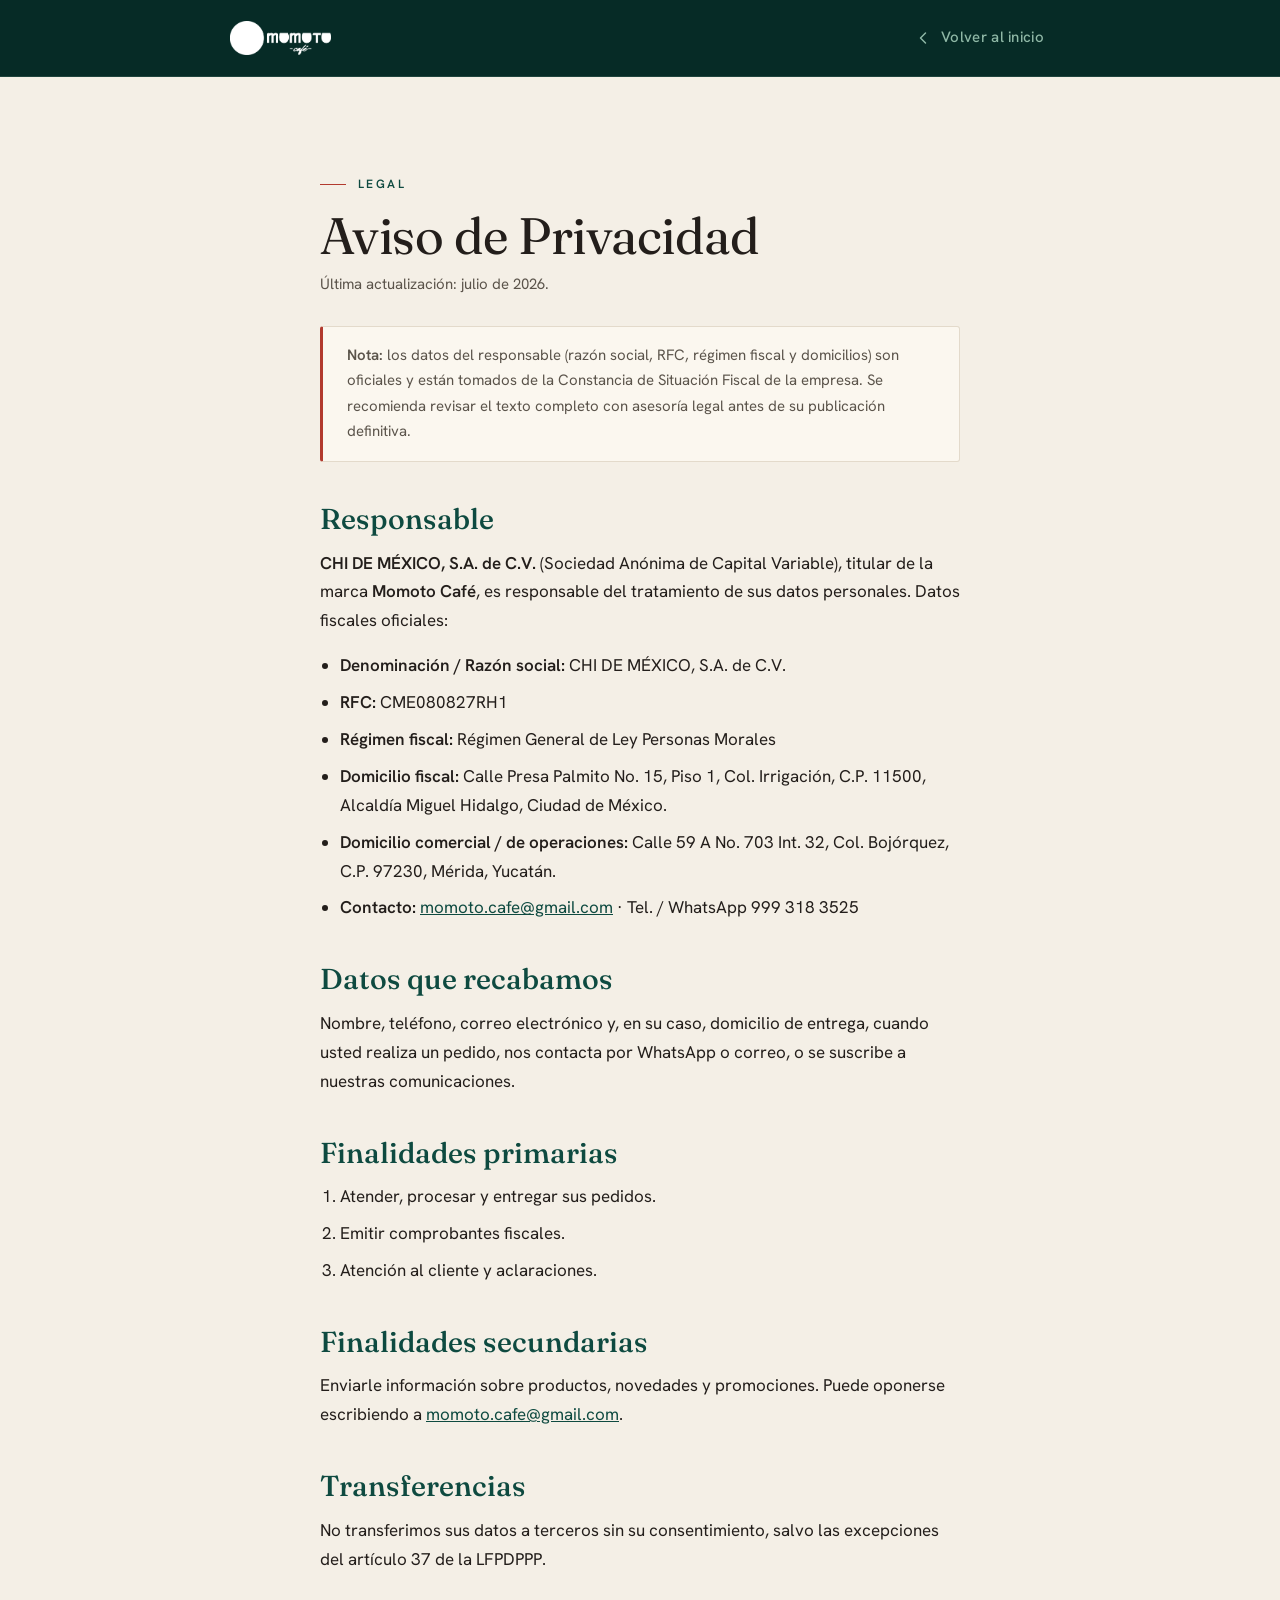
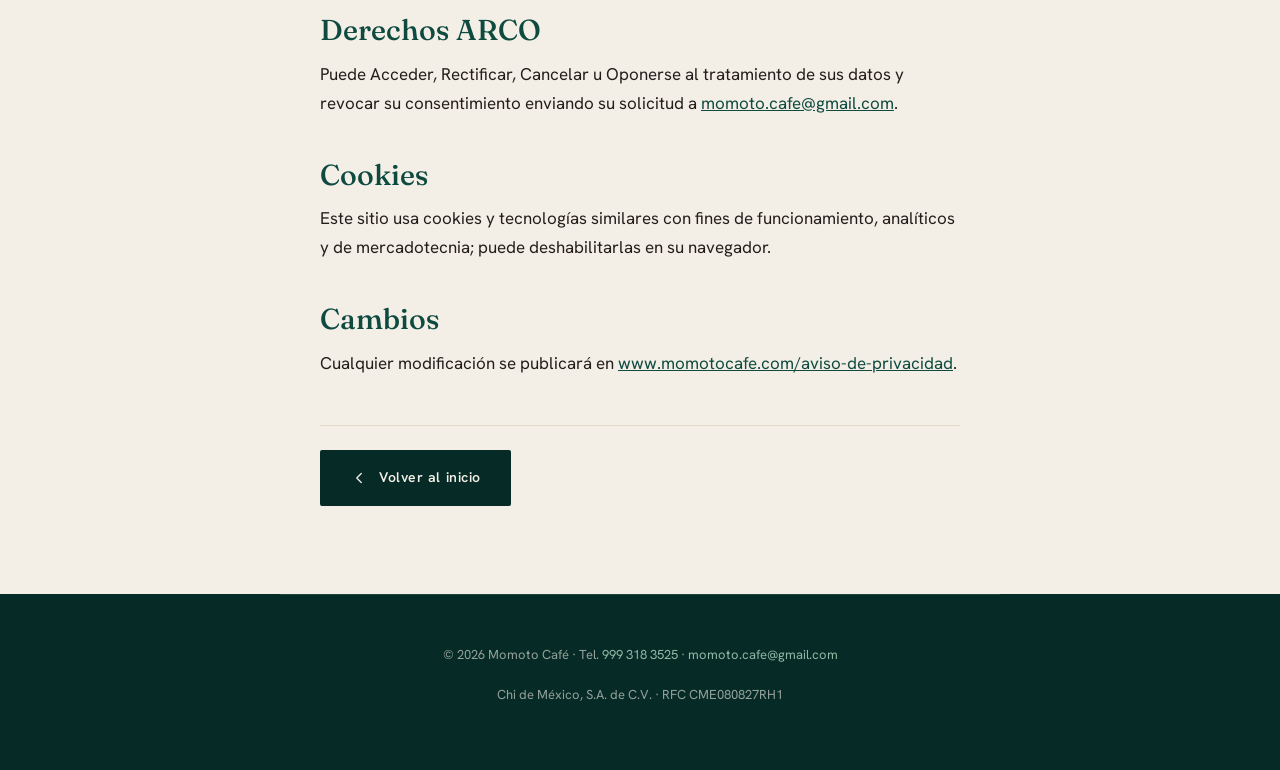
<file: aviso-de-privacidad.html>
<!DOCTYPE html>
<!-- PLANTILLA — revisar con asesoría legal antes de publicar -->
<html lang="es-MX">
<head>
<meta charset="UTF-8">
<meta name="viewport" content="width=device-width, initial-scale=1.0, viewport-fit=cover">
<title>Aviso de Privacidad · Momoto Café</title>
<meta name="description" content="Aviso de Privacidad de Momoto Café (Chi de México, S.A. de C.V.). Cómo recabamos, usamos y protegemos tus datos personales, y cómo ejercer tus derechos ARCO.">
<meta name="theme-color" content="#062B26">
<meta name="robots" content="index, follow">
<link rel="icon" type="image/png" href="assets/favicon.png">
<link rel="canonical" href="https://www.momotocafe.com/aviso-de-privacidad">

<link rel="preconnect" href="https://fonts.googleapis.com">
<link rel="preconnect" href="https://fonts.gstatic.com" crossorigin>
<link href="https://fonts.googleapis.com/css2?family=Fraunces:ital,opsz,wght@0,9..144,400;0,9..144,500;0,9..144,600&family=Hanken+Grotesk:wght@400;500;600&display=swap" rel="stylesheet">

<style>
/* Subconjunto de lectura del sistema «A la sombra» */
:root{
  --verde-sombra:#062B26; --verde-selva:#0E4A40; --papel:#F4EFE6; --tinta:#231E1B;
  --salvia:#8FB8A6; --cereza:#B23A2E; --arena:#E3DACB; --gris-cacao:#5B544B;
  --papel-60:rgba(244,239,230,.60); --salvia-linea:rgba(143,184,166,.18);
  --display:"Fraunces",Georgia,"Times New Roman",serif;
  --ui:"Hanken Grotesk",system-ui,-apple-system,"Segoe UI",Roboto,sans-serif;
  --ease:cubic-bezier(.16,1,.3,1);
}
*,*::before,*::after{box-sizing:border-box;margin:0}
html{-webkit-text-size-adjust:100%}
body{font-family:var(--ui);font-size:1.0625rem;line-height:1.7;color:var(--tinta);
  background:var(--papel);-webkit-font-smoothing:antialiased;text-rendering:optimizeLegibility}
img{display:block;max-width:100%;height:auto}
a{color:var(--verde-selva)}
a:hover{text-decoration:underline}
:focus:not(:focus-visible){outline:none}
:focus-visible{outline:3px solid var(--verde-sombra);outline-offset:2px;border-radius:2px}
.on-dark :focus-visible,.site-footer :focus-visible{outline-color:var(--salvia)}

.skip-link{position:absolute;left:16px;top:-64px;z-index:20;background:var(--salvia);
  color:var(--verde-sombra);padding:12px 18px;border-radius:2px;font-weight:600;text-decoration:none;
  transition:top .2s var(--ease)}
.skip-link:focus{top:12px}

/* Header simplificado (Verde Sombra) */
.site-header{background:var(--verde-sombra);color:var(--papel);border-bottom:1px solid var(--salvia-linea)}
.header-inner{max-width:900px;margin-inline:auto;padding:16px clamp(20px,5vw,40px);
  display:flex;align-items:center;justify-content:space-between;gap:16px}
.brand{display:inline-flex;align-items:center}
.brand img{height:34px;width:auto}
.back-link{display:inline-flex;align-items:center;gap:8px;color:var(--salvia);text-decoration:none;
  font-weight:500;font-size:.9375rem;letter-spacing:.02em;min-height:44px;padding:8px 6px}
.back-link:hover{color:var(--papel);text-decoration:none}
.back-link svg{width:20px;height:20px;fill:none;stroke:currentColor;stroke-width:1.75;stroke-linecap:round;stroke-linejoin:round}

/* Contenido de lectura */
main{max-width:720px;margin-inline:auto;padding:clamp(48px,8vw,88px) clamp(20px,5vw,40px)}
.doc-eyebrow{font-family:var(--ui);font-weight:600;font-size:.75rem;letter-spacing:.2em;
  text-transform:uppercase;color:var(--verde-selva);display:inline-flex;align-items:center;gap:12px;margin-bottom:14px}
.doc-eyebrow::before{content:"";width:26px;height:1px;background:var(--cereza)}
h1{font-family:var(--display);font-weight:400;line-height:1.05;letter-spacing:-.01em;
  font-size:clamp(2.2rem,6vw,3.2rem);margin-bottom:10px}
.doc-updated{color:var(--gris-cacao);font-size:.9375rem;margin-bottom:28px}
.doc-plantilla{display:block;margin-bottom:32px;padding:16px 24px;background:#FBF7EF;
  border:1px solid var(--arena);border-left:3px solid var(--cereza);border-radius:3px;
  font-size:.9375rem;color:var(--gris-cacao)}
h2{font-family:var(--display);font-weight:500;line-height:1.2;
  font-size:clamp(1.4rem,3vw,1.8rem);margin:40px 0 12px;color:var(--verde-selva)}
p{margin-bottom:16px}
ol,ul{margin:0 0 16px 1.25rem;padding:0}
li{margin-bottom:8px}
strong{font-weight:600}
.doc-cta{margin-top:48px;padding-top:24px;border-top:1px solid var(--arena)}
.btn{display:inline-flex;align-items:center;justify-content:center;gap:11px;min-height:48px;
  padding:16px 30px;border-radius:2px;font-family:var(--ui);font-weight:600;font-size:.875rem;
  letter-spacing:.04em;text-decoration:none;background:var(--verde-sombra);color:var(--papel);
  transition:transform .5s var(--ease),background .4s var(--ease)}
.btn:hover{background:var(--verde-selva);color:var(--papel);transform:translateY(-2px);text-decoration:none}
.btn svg{width:18px;height:18px;fill:none;stroke:currentColor;stroke-width:1.75;stroke-linecap:round;stroke-linejoin:round}

/* Footer (idéntico al del sitio) */
.site-footer{background:var(--verde-sombra);color:var(--papel-60)}
.footer-inner{max-width:720px;margin-inline:auto;padding:clamp(32px,5vw,48px) clamp(20px,5vw,40px);
  text-align:center;font-size:.8125rem;line-height:1.8;border-top:1px solid var(--salvia-linea)}
.site-footer a{color:var(--salvia);text-decoration:none}
.site-footer a:hover{text-decoration:underline}
.footer-legal{margin-top:6px}

@media(prefers-reduced-motion:reduce){*{transition:none!important}}
</style>
</head>
<body>

<a class="skip-link" href="#contenido">Saltar al contenido</a>

<header class="site-header">
  <div class="header-inner on-dark">
    <a class="brand" href="index.html" aria-label="Momoto Café — inicio">
      <img src="assets/logo-white.png" alt="Momoto Café" width="101" height="34">
    </a>
    <a class="back-link" href="index.html">
      <svg viewBox="0 0 24 24" aria-hidden="true"><path d="M15 6l-6 6 6 6"/></svg>
      Volver al inicio
    </a>
  </div>
</header>

<main id="contenido">
  <p class="doc-eyebrow">Legal</p>
  <h1>Aviso de Privacidad</h1>
  <p class="doc-updated">Última actualización: julio de 2026.</p>

  <p class="doc-plantilla"><strong>Nota:</strong> los datos del responsable (razón social, RFC, régimen fiscal y domicilios) son oficiales y están tomados de la Constancia de Situación Fiscal de la empresa. Se recomienda revisar el texto completo con asesoría legal antes de su publicación definitiva.</p>

  <h2>Responsable</h2>
  <p><strong>CHI DE MÉXICO, S.A. de C.V.</strong> (Sociedad Anónima de Capital Variable), titular de la marca <strong>Momoto Café</strong>, es responsable del tratamiento de sus datos personales. Datos fiscales oficiales:</p>
  <ul>
    <li><strong>Denominación / Razón social:</strong> CHI DE MÉXICO, S.A. de C.V.</li>
    <li><strong>RFC:</strong> CME080827RH1</li>
    <li><strong>Régimen fiscal:</strong> Régimen General de Ley Personas Morales</li>
    <li><strong>Domicilio fiscal:</strong> Calle Presa Palmito No. 15, Piso 1, Col. Irrigación, C.P. 11500, Alcaldía Miguel Hidalgo, Ciudad de México.</li>
    <li><strong>Domicilio comercial / de operaciones:</strong> Calle 59 A No. 703 Int. 32, Col. Bojórquez, C.P. 97230, Mérida, Yucatán.</li>
    <li><strong>Contacto:</strong> <a href="mailto:momoto.cafe@gmail.com">momoto.cafe@gmail.com</a> · Tel. / WhatsApp 999 318 3525</li>
  </ul>

  <h2>Datos que recabamos</h2>
  <p>Nombre, teléfono, correo electrónico y, en su caso, domicilio de entrega, cuando usted realiza un pedido, nos contacta por WhatsApp o correo, o se suscribe a nuestras comunicaciones.</p>

  <h2>Finalidades primarias</h2>
  <ol>
    <li>Atender, procesar y entregar sus pedidos.</li>
    <li>Emitir comprobantes fiscales.</li>
    <li>Atención al cliente y aclaraciones.</li>
  </ol>

  <h2>Finalidades secundarias</h2>
  <p>Enviarle información sobre productos, novedades y promociones. Puede oponerse escribiendo a <a href="mailto:momoto.cafe@gmail.com">momoto.cafe@gmail.com</a>.</p>

  <h2>Transferencias</h2>
  <p>No transferimos sus datos a terceros sin su consentimiento, salvo las excepciones del artículo 37 de la LFPDPPP.</p>

  <h2>Derechos ARCO</h2>
  <p>Puede Acceder, Rectificar, Cancelar u Oponerse al tratamiento de sus datos y revocar su consentimiento enviando su solicitud a <a href="mailto:momoto.cafe@gmail.com">momoto.cafe@gmail.com</a>.</p>

  <h2>Cookies</h2>
  <p>Este sitio usa cookies y tecnologías similares con fines de funcionamiento, analíticos y de mercadotecnia; puede deshabilitarlas en su navegador.</p>

  <h2>Cambios</h2>
  <p>Cualquier modificación se publicará en <a href="https://www.momotocafe.com/aviso-de-privacidad">www.momotocafe.com/aviso-de-privacidad</a>.</p>

  <div class="doc-cta">
    <a class="btn" href="index.html">
      <svg viewBox="0 0 24 24" aria-hidden="true"><path d="M15 6l-6 6 6 6"/></svg>
      Volver al inicio
    </a>
  </div>
</main>

<footer class="site-footer">
  <div class="footer-inner">
    <p>© <span id="year">2026</span> Momoto Café · Tel. <a href="tel:+529993183525">999 318 3525</a> · <a href="mailto:momoto.cafe@gmail.com">momoto.cafe@gmail.com</a></p>
    <p class="footer-legal">Chi de México, S.A. de C.V. · RFC CME080827RH1</p>
  </div>
</footer>

<script>document.getElementById("year").textContent = new Date().getFullYear();</script>
</body>
</html>
</file>
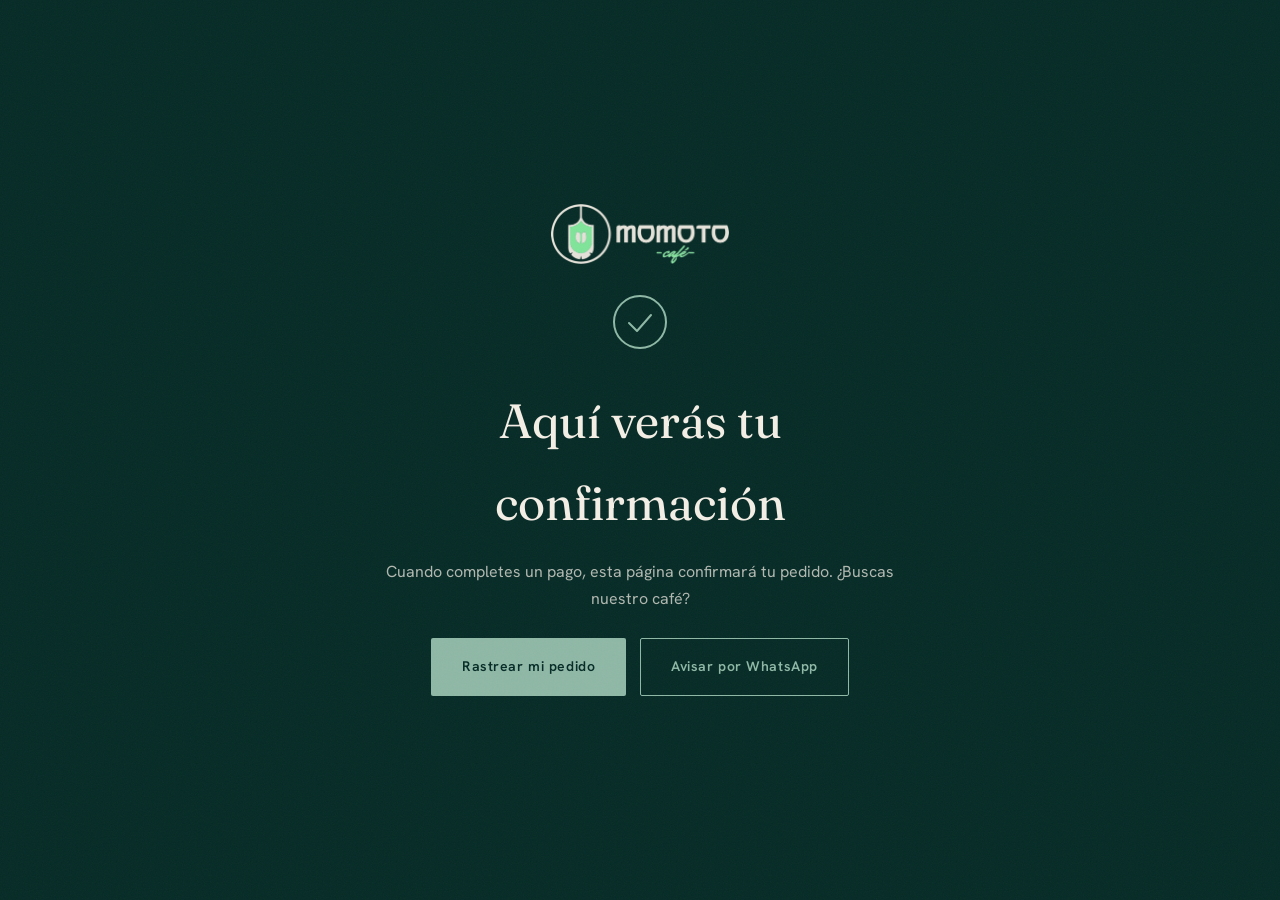
<file: gracias.html>
<!DOCTYPE html>
<html lang="es-MX">
<head>
<meta charset="UTF-8">
<meta name="viewport" content="width=device-width, initial-scale=1.0">
<title>¡Gracias por tu pedido! | Momoto Café</title>
<meta name="description" content="Tu pago fue recibido. Tostamos tu café bajo pedido y te avisamos por WhatsApp con tu número de guía en cuanto salga.">
<meta name="robots" content="noindex, nofollow">
<meta name="theme-color" content="#062B26">
<link rel="icon" type="image/png" href="assets/favicon.png">
<link rel="preconnect" href="https://fonts.googleapis.com">
<link rel="preconnect" href="https://fonts.gstatic.com" crossorigin>
<link href="https://fonts.googleapis.com/css2?family=Fraunces:ital,opsz,wght@0,9..144,300;0,9..144,400;0,9..144,500;0,9..144,600;1,9..144,300;1,9..144,400&family=Hanken+Grotesk:wght@400;500;600;700&display=swap" rel="stylesheet">
<link rel="stylesheet" href="styles.css">
<!-- Analytics (mismo setup que el sitio: Consent Mode v2, denegado por defecto) -->
<script>
  window.dataLayer = window.dataLayer || [];
  function gtag(){dataLayer.push(arguments);}
  gtag('consent','default',{ad_storage:'denied',ad_user_data:'denied',ad_personalization:'denied',analytics_storage:'denied',wait_for_update:500});
</script>
<script async src="https://www.googletagmanager.com/gtag/js?id=G-B34JLPW88G"></script>
<script>
  gtag('js', new Date());
  gtag('config','G-B34JLPW88G',{anonymize_ip:true});
  gtag('config','AW-18317016595');
  try{
    var _c=JSON.parse(localStorage.getItem('momoto_cookie_consent_v1')||'null');
    window.__momotoConsent = !!(_c && _c.accepted && (!_c.expiry || new Date(_c.expiry)>new Date()));
    if(window.__momotoConsent) gtag('consent','update',{ad_storage:'granted',ad_user_data:'granted',ad_personalization:'granted',analytics_storage:'granted'});
  }catch(e){ window.__momotoConsent=false; }
</script>
<script>
  !function(f,b,e,v,n,t,s){if(f.fbq)return;n=f.fbq=function(){n.callMethod?
  n.callMethod.apply(n,arguments):n.queue.push(arguments)};if(!f._fbq)f._fbq=n;
  n.push=n;n.loaded=!0;n.version='2.0';n.queue=[];t=b.createElement(e);t.async=!0;
  t.src=v;s=b.getElementsByTagName(e)[0];s.parentNode.insertBefore(t,s)}
  (window,document,'script','https://connect.facebook.net/en_US/fbevents.js');
  fbq('consent', window.__momotoConsent ? 'grant' : 'revoke');
  fbq('init','3606104369544075');
  fbq('track','PageView');
</script>
</head>
<body>
<main class="gracias-hero">
  <div class="gracias-card">
    <img src="assets/logo-header.png" alt="Momoto Café" width="178" height="60" style="display:block;margin:0 auto 26px">
    <svg class="fauna-ok" viewBox="0 0 64 64" fill="none" stroke="currentColor" stroke-width="2" stroke-linecap="round" stroke-linejoin="round" aria-hidden="true">
      <circle cx="32" cy="32" r="26"/><path d="M21 33l8 8 14-16"/>
    </svg>
    <h1>¡Gracias por tu pedido!</h1>
    <p>Tu pago fue recibido con éxito. Tostamos tu café <strong style="color:#F4EFE6">bajo pedido</strong> y en cuanto salga tu paquete te compartimos por WhatsApp tu <strong style="color:#F4EFE6">número de guía y la paquetería</strong> para que lo rastrees en nuestra página.</p>
    <a class="btn btn--onDark" href="/#rastreo">Rastrear mi pedido</a>
    <a class="btn btn--ghost on-dark" href="https://wa.me/5219993183525?text=Hola%20Momoto%2C%20acabo%20de%20pagar%20mi%20pedido" target="_blank" rel="noopener">Avisar por WhatsApp</a>
  </div>
</main>
<!-- Confirma el pago (evita declarar "pago recibido" a visitantes directos) y vacía el carrito -->
<script>
(function(){
  try{
    var q=new URLSearchParams(location.search);
    var sid=q.get('session_id');
    var proof = !!sid || q.get('pp')==='ok' || q.get('sub')==='ok';
    var card=document.querySelector('.gracias-card');
    function neutral(){
      if(!card) return;
      var h=card.querySelector('h1'), p=card.querySelector('p');
      if(h) h.textContent='Aquí verás tu confirmación';
      if(p) p.innerHTML='Cuando completes un pago, esta página confirmará tu pedido. ¿Buscas nuestro café?';
    }
    if(!proof){ neutral(); return; }
    localStorage.removeItem('momoto_carrito_v1'); // pago confirmado: vaciar carrito
    if(q.get('sub')==='ok' && card){
      var hs=card.querySelector('h1'); if(hs) hs.textContent='¡Bienvenido a tu suscripción!';
      if(sid){
        var mng=document.createElement('a');
        mng.className='btn btn--onDark';
        mng.href='/api/customer-portal?session_id='+encodeURIComponent(sid);
        mng.textContent='Gestiona o cancela tu suscripción';
        var firstBtn=card.querySelector('.btn');
        if(firstBtn) firstBtn.parentNode.insertBefore(mng, firstBtn);
      }
    }
    if(sid){
      fetch('/api/verify-session?session_id='+encodeURIComponent(sid))
        .then(function(r){return r.json();})
        .then(function(d){
          if(d && d.paid===false){ neutral(); return; }
          if(d && d.paid && window.__momotoConsent){
            var cur=(d.currency||'mxn').toUpperCase();
            var val=(d.amount!=null)? d.amount/100 : undefined;
            try{ gtag('event','purchase',{transaction_id:sid,value:val,currency:cur}); }catch(_){}
            try{ if(typeof fbq==='function') fbq('track','Purchase',{value:val,currency:cur}); }catch(_){}
            /* Google Ads: reemplaza PURCHASE_LABEL por la etiqueta de tu conversión de COMPRA (AW-18317016595/xxxx) */
            try{ gtag('event','conversion',{send_to:'AW-18317016595/PURCHASE_LABEL',value:val,currency:cur,transaction_id:sid}); }catch(_){}
          }
        })
        .catch(function(){});
    }
  }catch(e){}
})();
</script>
</body>
</html>
</file>
<file: styles.css>
/* ============================================================
   MOMOTO CAFÉ · «A la sombra»
   Hoja de estilos del sitio estático (GitHub + Netlify)
   Base visual = preview.html aprobado · Spec = _equipo/02-diseno-uiux.md
   Mobile-first · Accesibilidad WCAG 2.1 AA · Español de México
   ============================================================ */

/* ------------------------------------------------------------
   1. TOKENS DE DISEÑO
   ------------------------------------------------------------ */
:root{
  /* ---- Color: núcleo ---- */
  --verde-sombra:#062B26;   /* fondo oscuro principal, CTA sólido sobre papel */
  --verde-selva:#0E4A40;    /* superficie 2ª en oscuro · "tinta verde" AA sobre papel */
  --papel:#F4EFE6;          /* fondo claro principal */
  --tinta:#231E1B;          /* texto principal sobre papel */
  --salvia:#8FB8A6;         /* acento frío: labels/CTA sobre oscuro, filetes, fauna */
  --cereza:#B23A2E;         /* acento cálido escaso 1–2 %: filete, punto activo, énfasis */
  --arena:#E3DACB;          /* filetes/divisores 1px sobre papel */
  --gris-cacao:#5B544B;     /* texto secundario/leyendas sobre papel (AA 6.5:1) */

  /* ---- Color: derivados de opacidad (sobre oscuro) ---- */
  --papel-72:rgba(244,239,230,.72);     /* texto secundario sobre oscuro */
  --papel-60:rgba(244,239,230,.60);     /* leyendas/subtítulos sobre oscuro */
  --papel-78:rgba(244,239,230,.78);     /* lead del hero */
  --salvia-linea:rgba(143,184,166,.18); /* filetes/hairlines sobre oscuro */
  --salvia-borde:rgba(143,184,166,.30); /* marco interior de duotono */
  --salvia-10:rgba(143,184,166,.10);    /* hover ghost sobre oscuro */

  /* ---- Tipografía ---- */
  --display:"Fraunces",Georgia,"Times New Roman",serif;
  --ui:"Hanken Grotesk",system-ui,-apple-system,"Segoe UI",Roboto,sans-serif;

  /* ---- Espaciado base-8 ---- */
  --sp-1:4px; --sp-2:8px; --sp-3:12px; --sp-4:16px; --sp-5:24px;
  --sp-6:32px; --sp-7:48px; --sp-8:64px; --sp-9:96px; --sp-10:128px; --sp-11:160px;

  /* ---- Radios ---- */
  --r-xs:2px;   /* botones, segmentos, chips cuadrados */
  --r-sm:3px;   /* contenedores pequeños */
  --r-pill:999px; /* solo taste/cred pills, dots y FAB */

  /* ---- Sombra (una sola, tenue, muy moderada) ---- */
  --shadow-soft:0 18px 48px rgba(6,43,38,.10);

  /* ---- Filetes / hairlines ---- */
  --hair:1px solid var(--arena);
  --hair-dark:1px solid var(--salvia-linea);

  /* ---- Motion ---- */
  --ease:cubic-bezier(.16,1,.3,1);
  --dur-1:.4s; --dur-2:.6s; --dur-3:.82s; --dur-kb:40s;

  /* ---- Layout ---- */
  --wrap:1240px;
  --measure:64ch;
  --header-h:72px;
  --wa-bar-h:56px;
}

/* ------------------------------------------------------------
   2. RESET / BASE (heredado del preview)
   ------------------------------------------------------------ */
*,*::before,*::after{box-sizing:border-box;margin:0}
html{-webkit-text-size-adjust:100%;scroll-behavior:smooth}
body{
  font-family:var(--ui);
  background:var(--papel);
  color:var(--tinta);
  line-height:1.7;
  -webkit-font-smoothing:antialiased;
  text-rendering:optimizeLegibility;
  overflow-x:hidden;
  /* reserva para la barra WhatsApp inferior en móvil */
  padding-bottom:calc(var(--wa-bar-h) + env(safe-area-inset-bottom,0px));
}
img{display:block;max-width:100%;height:auto}
a{color:inherit;text-decoration:none}
button{font:inherit;color:inherit}
ul,ol{list-style:none;padding:0}

/* grano de archivo, sutil (global) */
body::after{
  content:"";position:fixed;inset:0;pointer-events:none;z-index:60;opacity:.045;
  background-image:url("data:image/svg+xml;utf8,<svg xmlns='http://www.w3.org/2000/svg' width='140' height='140'><filter id='n'><feTurbulence type='fractalNoise' baseFrequency='0.85' numOctaves='2' stitchTiles='stitch'/></filter><rect width='100%25' height='100%25' filter='url(%23n)'/></svg>");
}

/* Utilidades */
.wrap{max-width:var(--wrap);margin-inline:auto;padding-inline:clamp(22px,5vw,64px)}
.wrap--narrow{max-width:720px}
.visually-hidden{
  position:absolute!important;width:1px;height:1px;padding:0;margin:-1px;
  overflow:hidden;clip:rect(0 0 0 0);white-space:nowrap;border:0;
}

/* Skip link */
.skip-link{
  position:absolute;left:16px;top:-64px;z-index:200;
  background:var(--salvia);color:var(--verde-sombra);
  padding:12px 18px;border-radius:var(--r-xs);font-weight:600;
  transition:top .2s var(--ease);
}
.skip-link:focus{top:12px}

/* Foco visible (AA) — sobre papel */
:focus-visible{outline:3px solid var(--verde-sombra);outline-offset:2px;border-radius:2px}
:focus:not(:focus-visible){outline:none}
/* sobre superficies oscuras: outline Salvia */
.dark :focus-visible,.hero :focus-visible,.site-header.is-solid :focus-visible,
.site-header:not(.is-solid) :focus-visible,.mobile-nav :focus-visible,
.wa-bar:focus-visible,.wa-fab:focus-visible{outline-color:var(--salvia)}

/* ------------------------------------------------------------
   3. TIPOGRAFÍA COMPARTIDA
   ------------------------------------------------------------ */
.eyebrow{
  font-family:var(--ui);font-weight:600;font-size:.75rem;letter-spacing:.2em;
  text-transform:uppercase;display:inline-flex;align-items:center;gap:12px;color:var(--verde-selva);
}
.eyebrow::before{content:"";width:26px;height:1px;background:var(--cereza);flex:none}
.eyebrow--noline::before{display:none}

/* ------------------------------------------------------------
   4. CONTENEDORES / CAPÍTULOS
   ------------------------------------------------------------ */
.chapter{padding-block:clamp(96px,15vw,190px)}
.chapter--tight{padding-block:clamp(64px,9vw,120px)}
.dark{background:var(--verde-sombra);color:var(--papel)}
.dark .eyebrow{color:var(--salvia)}
.dark .eyebrow::before{background:var(--salvia)}

section[id]{scroll-margin-top:calc(var(--header-h) + 16px)}

.section-head{max-width:640px;margin-bottom:clamp(48px,7vw,84px)}
.section-head h2{
  font-family:var(--display);font-weight:400;font-size:clamp(2.2rem,4.5vw,3.5rem);
  line-height:1.08;letter-spacing:-.01em;margin-top:18px;text-wrap:balance;
}
.section-head p{color:var(--gris-cacao);margin-top:16px;max-width:56ch}
.dark .section-head h2{color:var(--papel)}
.dark .section-head p{color:var(--papel-60)}

/* ------------------------------------------------------------
   5. BOTONES
   ------------------------------------------------------------ */
.btn{
  display:inline-flex;align-items:center;justify-content:center;gap:11px;
  font-family:var(--ui);font-weight:600;font-size:.875rem;letter-spacing:.04em;
  padding:16px 30px;border-radius:var(--r-xs);min-height:48px;cursor:pointer;
  border:1px solid transparent;text-align:center;
  transition:transform var(--dur-2) var(--ease),background var(--dur-1) var(--ease),
             color var(--dur-1) var(--ease),border-color var(--dur-1) var(--ease);
}
.btn svg{width:18px;height:18px;flex:none}
.btn--block{width:100%}

.btn--solid{background:var(--verde-sombra);color:var(--papel)}
.btn--solid:hover{background:var(--verde-selva);transform:translateY(-2px)}
.btn--solid:active{transform:translateY(0)}

.btn--onDark{background:var(--salvia);color:var(--verde-sombra)}
.btn--onDark:hover{background:var(--papel);transform:translateY(-2px)}
.btn--onDark:active{transform:translateY(0)}

.btn--ghost{background:transparent;color:var(--verde-selva);border-color:#8f8674}   /* borde ≥3:1 sobre papel (WCAG 1.4.11) */
.btn--ghost:hover{border-color:var(--verde-selva)}
.btn--ghost.on-dark{color:var(--salvia);border-color:var(--salvia)}   /* borde ≥3:1 sobre oscuro (WCAG 1.4.11) */
.btn--ghost.on-dark:hover{border-color:var(--salvia);background:var(--salvia-10)}
/* Botón de suscripción mensual (acento cereza, secundario) */
.btn--sub{background:transparent;color:var(--cereza);border-color:var(--cereza);font-weight:600;min-height:44px}
.btn--sub:hover{background:var(--cereza);color:var(--papel);border-color:var(--cereza)}
/* Botón PayPal (colores de marca) */
.btn--paypal{background:#ffc439;color:#003087;border-color:#ffc439;font-weight:700}
.btn--paypal:hover{background:#f0b72f;border-color:#f0b72f;transform:translateY(-2px)}
.btn--paypal:active{transform:translateY(0)}

/* ------------------------------------------------------------
   6. HEADER + NAV (scroll-spy)
   ------------------------------------------------------------ */
.site-header{
  position:fixed;top:0;left:0;right:0;z-index:20;
  display:flex;align-items:center;justify-content:space-between;
  padding:clamp(18px,3vw,30px) clamp(22px,5vw,64px);
  background:transparent;border-bottom:1px solid transparent;
  transition:background .3s var(--ease),padding .3s var(--ease),border-color .3s var(--ease);
}
.site-header .brand{display:inline-flex;align-items:center}
.site-header .brand img{height:36px;width:auto}
.site-header.is-solid{
  background:rgba(6,43,38,.92);
  -webkit-backdrop-filter:blur(8px);backdrop-filter:blur(8px);
  padding-block:14px;border-bottom-color:var(--salvia-linea);
}

.nav-links{display:none;gap:clamp(20px,3vw,40px)}
.nav-links a{
  position:relative;font-size:.8125rem;letter-spacing:.14em;text-transform:uppercase;
  color:var(--papel-72);padding:6px 2px;transition:color .3s var(--ease);
}
.nav-links a::after{
  content:"";position:absolute;left:0;right:100%;bottom:-2px;height:1.5px;
  background:var(--cereza);transition:right .32s var(--ease);
}
.nav-links a:hover{color:var(--salvia)}
.nav-links a.is-active{color:var(--salvia)}
.nav-links a.is-active::after{right:0}

/* Hamburguesa */
.nav-toggle{
  display:inline-flex;flex-direction:column;justify-content:center;gap:5px;
  width:44px;height:44px;padding:10px;background:transparent;border:0;cursor:pointer;
}
.nav-toggle span{
  display:block;height:1.5px;width:100%;background:var(--papel);
  transition:transform .3s var(--ease),opacity .3s var(--ease);
}

@media(min-width:720px){
  .nav-links{display:flex}
  .nav-toggle{display:none}
}

/* ------------------------------------------------------------
   7. MENÚ MÓVIL (overlay)
   ------------------------------------------------------------ */
.mobile-nav{
  position:fixed;inset:0;z-index:100;display:flex;flex-direction:column;
  padding:calc(var(--header-h) + 24px) clamp(24px,7vw,48px) 32px;
  background:var(--verde-sombra);color:var(--papel);
  transform:translateX(100%);transition:transform .4s var(--ease),visibility .4s;
  visibility:hidden;overflow-y:auto;
}
.mobile-nav.is-open{transform:none;visibility:visible}
.mobile-nav__close{
  position:absolute;top:18px;right:clamp(16px,5vw,40px);
  width:44px;height:44px;display:inline-flex;align-items:center;justify-content:center;
  background:transparent;border:0;cursor:pointer;color:var(--papel);
}
.mobile-nav__close svg{width:24px;height:24px}
.mobile-nav__links{display:flex;flex-direction:column;margin-bottom:auto}
.mobile-nav__links a{
  font-family:var(--display);font-weight:400;font-size:1.75rem;
  min-height:56px;padding-block:14px;display:flex;align-items:center;
  border-bottom:var(--hair-dark);transition:color .3s var(--ease);
}
.mobile-nav__links a:first-child{border-top:var(--hair-dark)}
.mobile-nav__links a.is-active{color:var(--salvia)}
.mobile-nav__cta{margin-top:32px}
.mobile-nav__contact{
  margin-top:24px;display:flex;flex-direction:column;gap:6px;
  font-size:.9375rem;color:var(--papel-72);
}
.mobile-nav__contact a{color:var(--salvia)}
.mobile-nav__contact a:hover{text-decoration:underline}

body.menu-open{overflow:hidden}
body.menu-open .wa-bar{display:none}

/* ------------------------------------------------------------
   8. HERO
   ------------------------------------------------------------ */
.hero{position:relative;background:var(--verde-sombra)}
/* Escenario del hero: primera pantalla completa. El Proceso va debajo (scroll interno del panel Inicio). */
.hero-stage{
  position:relative;min-height:100svh;display:flex;align-items:safe flex-end;
  background:var(--verde-sombra);overflow:hidden;
}
/* En el deck, el panel ya está desplazado por el header: descuenta esos 72px para no empujar el hero bajo el pliegue */
html.deck .hero-stage{min-height:calc(100svh - var(--header-h))}
/* Proceso fusionado dentro de Inicio */
.proceso-inicio{padding-block:clamp(64px,10vw,120px)}
.hero-img{
  position:absolute;inset:0;width:100%;height:100%;object-fit:cover;object-position:center 45%;
  filter:saturate(.85) brightness(.8) contrast(1.02);
  transform:scale(1.05);animation:kb var(--dur-kb) var(--ease) infinite alternate;z-index:0;
}
@keyframes kb{to{transform:scale(1.14) translateY(-1.5%)}}
/* Video de fondo del hero (encima de la foto de respaldo, debajo del degradado) */
.hero-video{
  position:absolute;inset:0;width:100%;height:100%;object-fit:cover;object-position:center 45%;
  filter:saturate(.85) brightness(.8) contrast(1.02);z-index:0;
}
/* Respeta a quien desactiva animaciones: se oculta el video y queda la foto */
@media(prefers-reduced-motion:reduce){.hero-video{display:none}}

/* Relevo del hero: el ave fotorreal abre a pantalla completa y hace cross-fade
   a la escena de café; al cerrar, aparece el emblema del logo (crema/menta). */
.hero-ave-video{
  position:absolute;inset:0;width:100%;height:100%;object-fit:cover;object-position:center 42%;
  filter:saturate(.9) brightness(.78) contrast(1.02);z-index:0;
  opacity:1;transform:scale(1);transition:opacity 2.8s ease,transform 3.4s ease;
}
.hero.hero-done .hero-ave-video{opacity:0;transform:scale(1.07);pointer-events:none}

/* Puente de luz: destello cálido que funde el ave con la escena de café (oculta el corte) */
.hero-bloom{position:absolute;inset:0;z-index:2;pointer-events:none;opacity:0;
  background:radial-gradient(58% 60% at 62% 44%,rgba(255,246,222,.9),rgba(255,238,201,.28) 46%,rgba(255,238,201,0) 74%)}
.hero.hero-done .hero-bloom{animation:heroBloom 3s ease-out forwards}
@keyframes heroBloom{0%{opacity:0}34%{opacity:.92}100%{opacity:0}}

.hero-brand{
  position:absolute;right:5.5%;top:50%;transform:translateY(-50%) scale(.9);
  width:clamp(120px,14vw,182px);z-index:3;pointer-events:none;
  opacity:0;transition:opacity 1.5s ease 1.3s,transform 1.6s cubic-bezier(.2,1,.3,1) 1.3s;
}
.hero.hero-done .hero-brand{opacity:1;transform:translateY(-50%) scale(1)}
.hero-brand__logo{width:100%;height:auto;display:block;
  filter:drop-shadow(0 6px 20px rgba(4,20,18,.5))}
@media(max-width:700px){.hero-brand{display:none}}   /* móvil limpio; el logo del header ya está */
@media(prefers-reduced-motion:reduce){.hero-ave-video{display:none}.hero-bloom{display:none}}
.hero-scrim{
  position:absolute;inset:0;z-index:1;background:
    linear-gradient(to top,#041E1A 4%,rgba(6,43,38,.5) 42%,rgba(6,43,38,.15) 72%,rgba(6,43,38,.4) 100%),
    radial-gradient(120% 80% at 50% 30%,transparent 40%,rgba(4,20,18,.55) 100%);
}

/* Pantallas BAJAS (laptops y móviles): que el hero QUEPA y el título de arriba
   ("De la mata") siempre sea visible y accesible. Arregla la queja
   "no puedo ver la parte de hasta arriba / no me deja subir". */
/* Especificidad con html.deck para GANARLE al @media(min-width:720px) del hero
   (si no, en pantallas anchas y bajas el H1 no se encoge y los CTAs caen bajo el pliegue). */
@media (max-height:820px){
  html.deck .hero-inner{padding-block:clamp(18px,4vh,40px)}
  html.deck .hero h1{font-size:clamp(2.2rem,6.6vh,4.2rem)}
  html.deck .hero-lead{font-size:1rem;margin-top:14px}
  html.deck .hero-foot{margin-top:22px;gap:14px}
  html.deck .hero-highlights{margin-top:18px;gap:10px}
}
@media (max-height:660px){
  html.deck .hero h1{font-size:clamp(2rem,7vh,3rem)}
  html.deck .hero-inner{padding-block:14px}
  html.deck .hero-highlights{display:none}   /* en muy bajito, prioriza título + CTAs */
}

/* Ave momoto que entra volando y se transforma en el emblema del logo (derecha, sobre las ramas).
   Ave ilustrada nítida (colores de marca) -> cross-fade al emblema sobre disco crema (visible en fondo oscuro). */
.hero-brandfly{position:absolute;right:5%;top:33%;width:clamp(160px,23vw,320px);aspect-ratio:1;z-index:2;pointer-events:none}
.hero-brandfly img{position:absolute;top:50%;left:50%;will-change:transform,opacity}
.hero-brandfly__ave{
  width:100%;opacity:0;
  filter:drop-shadow(0 10px 22px rgba(4,20,18,.45));
  transform:translate(-50%,-50%);
  animation:brandAve 2.7s cubic-bezier(.22,.61,.36,1) .5s forwards;
}
.hero-brandfly__logo{
  width:58%;opacity:0;
  filter:drop-shadow(0 10px 24px rgba(4,20,18,.55));
  transform:translate(-50%,-50%) scale(.62);
  animation:brandLogo 1s cubic-bezier(.2,1,.3,1) 2.5s forwards;
}
@keyframes brandAve{
  0%{opacity:0;transform:translate(calc(-50% + 58vw),calc(-50% - 34vh)) rotate(-7deg) scale(.9)}
  14%{opacity:1}
  60%{opacity:1;transform:translate(-50%,-50%) rotate(0) scale(1)}
  82%{opacity:1;transform:translate(-50%,-50%) rotate(0) scale(1)}
  100%{opacity:0;transform:translate(calc(-50% - 1vw),calc(-50% + 2vh)) scale(.94)}
}
@keyframes brandLogo{
  0%{opacity:0;transform:translate(-50%,-50%) scale(.62)}
  100%{opacity:1;transform:translate(-50%,-50%) scale(1)}
}
@media(max-width:700px){.hero-brandfly{display:none}}   /* en móvil se mantiene limpio */
@media(prefers-reduced-motion:reduce){
  .hero-brandfly__ave{display:none}
  .hero-brandfly__logo{opacity:1;transform:translate(-50%,-50%);animation:none}
}
.hero-inner{position:relative;z-index:5;padding-block:clamp(56px,10vh,120px);max-width:960px}
.hero .eyebrow{color:var(--salvia)}
.hero h1{
  font-family:var(--display);font-weight:400;color:var(--papel);
  font-size:clamp(3rem,11vw,6.25rem);line-height:1.02;letter-spacing:-.015em;
  margin:24px 0 0;text-wrap:balance;
}
.hero h1 em{font-style:italic;font-weight:300;color:var(--salvia)}
.hero-lead{
  color:var(--papel-78);font-size:clamp(1.05rem,1.6vw,1.3rem);
  max-width:52ch;margin-top:28px;
}
.hero-foot{display:flex;flex-wrap:wrap;align-items:center;gap:clamp(20px,3vw,36px);margin-top:44px}
.price-anchor{
  font-family:var(--ui);color:var(--papel-78);font-size:.9375rem;letter-spacing:.02em;
}
.price-anchor b{font-weight:600;color:var(--papel)}
.price-anchor .n{color:var(--salvia);font-variant-numeric:tabular-nums}
.hero-highlights{display:grid;grid-template-columns:1fr;gap:14px;margin-top:28px;max-width:860px}
.hero-highlight{padding:16px 18px;border:1px solid var(--salvia-linea);border-radius:var(--r-sm);background:rgba(255,255,255,.05);backdrop-filter:blur(10px);-webkit-backdrop-filter:blur(10px)}
.hero-highlight strong{display:block;font-family:var(--ui);font-size:.72rem;letter-spacing:.16em;text-transform:uppercase;color:var(--salvia);margin-bottom:6px}
.hero-highlight span{font-family:var(--display);font-size:1.02rem;line-height:1.35;color:var(--papel)}
@media(min-width:720px){
  .hero h1{font-size:clamp(3rem,8vw,6.25rem)}
  .hero-highlights{grid-template-columns:repeat(3,1fr)}
}

/* ------------------------------------------------------------
   9. CATÁLOGO «ELIGE TU ANIMAL» (fichas editoriales)
   ------------------------------------------------------------ */
.head-cta{margin-top:24px}

/* Catálogo: cuadrícula de tarjetas (menú), no bloques apilados a todo lo ancho */
#catalogo{display:grid;grid-template-columns:1fr;gap:clamp(16px,2.4vw,24px);margin-top:12px}
@media(min-width:640px){#catalogo{grid-template-columns:repeat(2,1fr)}}
@media(min-width:1080px){#catalogo{grid-template-columns:repeat(3,1fr)}}

.ficha{
  position:relative;display:flex;flex-direction:column;
  background:#FBF8F1;border:1px solid var(--arena);border-radius:16px;
  padding:clamp(22px,2.6vw,30px);
}
/* Distintivo de Puma: filete superior Cereza */
.ficha--destacada{border-color:var(--salvia);box-shadow:inset 0 2px 0 var(--cereza)}
.ficha-operar{margin-top:auto;padding-top:18px}   /* alinea el precio+botones al pie de cada tarjeta */

/* Columna izquierda: relato */
.ficha-head{display:flex;align-items:center;gap:14px;margin-bottom:8px}
.ficha-num{
  font-family:var(--display);font-weight:300;font-size:clamp(2rem,4vw,2.8rem);line-height:1;
  color:var(--verde-selva);opacity:.5;font-variant-numeric:tabular-nums;
}
.fauna{width:clamp(40px,7vw,48px);height:auto;color:var(--salvia);flex:none;margin-left:auto}
.ficha-badge{
  display:inline-flex;align-items:center;gap:10px;margin-bottom:12px;
  font-family:var(--ui);font-weight:600;font-size:.7rem;letter-spacing:.18em;
  text-transform:uppercase;color:var(--verde-selva);
}
.ficha-badge::before{content:"";width:18px;height:1px;background:var(--cereza);flex:none}
.ficha h3{
  font-family:var(--display);font-weight:500;font-size:clamp(1.6rem,2.6vw,2.1rem);
  line-height:1.05;margin:0 0 2px;
}
.ficha .latin{
  font-family:var(--display);font-style:italic;font-weight:400;
  color:var(--gris-cacao);font-size:1.05rem;
}
.ficha-perfil{margin-top:20px;color:var(--gris-cacao);max-width:42ch}
.tastes{display:flex;flex-wrap:wrap;gap:8px;margin-top:22px}
.taste{
  font-size:.72rem;letter-spacing:.12em;text-transform:uppercase;color:var(--verde-selva);
  border:1px solid var(--arena);border-radius:var(--r-pill);padding:6px 14px;
}

/* Columna derecha: operar */
.selector{margin-top:4px}
.sel-label{
  font-size:.72rem;letter-spacing:.18em;text-transform:uppercase;color:var(--gris-cacao);
  margin-bottom:12px;display:flex;align-items:center;gap:10px;
}
.sel-label::before{content:"";width:18px;height:1px;background:var(--cereza);flex:none}
.seg{display:flex;flex-wrap:wrap;gap:8px;margin-bottom:26px}
.seg-btn{
  font-family:var(--ui);font-size:.8125rem;font-weight:500;color:var(--tinta);
  background:transparent;border:1px solid #8f8674;border-radius:var(--r-xs);   /* borde ≥3:1 sobre papel (WCAG 1.4.11) */
  padding:10px 15px;min-height:44px;cursor:pointer;font-variant-numeric:tabular-nums;
  transition:all .3s var(--ease);
}
.seg-btn:hover{border-color:var(--verde-selva)}
.seg-btn.is-on{background:var(--verde-sombra);color:var(--papel);border-color:var(--verde-sombra)}
.sel-hint{
  display:flex;align-items:flex-start;gap:8px;margin:-14px 0 24px;
  font-size:.8125rem;color:var(--gris-cacao);max-width:40ch;
}
.sel-hint svg{width:16px;height:16px;flex:none;margin-top:3px;color:var(--verde-selva)}

.precio-row{
  display:flex;align-items:baseline;justify-content:space-between;gap:10px 16px;flex-wrap:wrap;
  border-top:var(--hair);padding-top:20px;margin-bottom:20px;
}
.precio{
  font-family:var(--ui);font-weight:600;font-size:clamp(1.7rem,2.3vw,2.05rem);
  letter-spacing:-.01em;font-variant-numeric:tabular-nums;white-space:nowrap;
}
.precio small{font-size:.9rem;font-weight:400;color:var(--gris-cacao)}
.precio.is-anim{animation:precioIn .26s var(--ease)}
@keyframes precioIn{from{opacity:0;transform:translateY(6px)}to{opacity:1;transform:none}}
.precio-note{font-size:.8125rem;color:var(--gris-cacao);text-align:right}

@media(min-width:821px){
  .seg-btn{padding:10px 16px}
}
@media(max-width:400px){
  .seg{gap:6px}
}

/* ------------------------------------------------------------
   10. FRESCURA + ENVÍOS (franjas sobre papel)
   ------------------------------------------------------------ */
/* Frescura + Envíos ahora viven dentro del panel Café */
.cafe-extra{border-top:var(--hair);margin-top:clamp(44px,6vw,72px);padding-top:clamp(40px,5vw,64px)}
.franja{border-top:var(--hair);padding-top:clamp(48px,7vw,80px);margin-top:clamp(48px,7vw,80px)}
.franja:first-of-type{border-top:0;margin-top:0;padding-top:0}
.franja h3{
  font-family:var(--display);font-weight:500;font-size:clamp(1.6rem,3vw,2.2rem);
  line-height:1.15;margin-bottom:12px;
}
.franja > p{color:var(--gris-cacao);max-width:60ch}

.pilares{
  display:grid;grid-template-columns:1fr;gap:clamp(24px,4vw,48px);
  margin-top:clamp(32px,5vw,48px);
}
.pilar__ico{width:28px;height:28px;color:var(--verde-selva);margin-bottom:14px}
.pilar h4{font-family:var(--ui);font-weight:600;font-size:1.0625rem;margin-bottom:6px}
.pilar p{color:var(--gris-cacao);font-size:.9375rem;max-width:34ch}

.envio{
  display:grid;grid-template-columns:1fr;gap:clamp(24px,4vw,48px);
  margin-top:clamp(28px,4vw,40px);align-items:start;
}
.envio__ico{width:40px;height:40px;color:var(--verde-selva)}
.envio-list{display:flex;flex-direction:column;gap:12px;margin-top:20px}
.envio-list li{display:flex;align-items:flex-start;gap:12px;color:var(--tinta)}
.envio-list svg{width:20px;height:20px;flex:none;margin-top:3px;color:var(--verde-selva)}
.envio-list b{font-weight:600}
.rastreo{
  display:inline-flex;align-items:center;gap:8px;margin-top:24px;
  color:var(--verde-selva);font-weight:600;font-size:.9375rem;
  border-bottom:1px solid var(--arena);padding-bottom:2px;transition:border-color .3s var(--ease);
}
.rastreo:hover{border-bottom-color:var(--verde-selva)}
.rastreo svg{width:18px;height:18px}
.nota-precios{
  margin-top:clamp(40px,6vw,64px);padding-top:24px;border-top:var(--hair);
  color:var(--gris-cacao);font-size:.8125rem;max-width:70ch;
}

@media(min-width:720px){
  .pilares{grid-template-columns:repeat(3,1fr)}
  .envio{grid-template-columns:56px 1fr;gap:clamp(28px,4vw,44px)}
}

/* ------------------------------------------------------------
   11. PROCESO 01–06 (oscuro + duotono)
   ------------------------------------------------------------ */
.proceso{display:grid;grid-template-columns:1fr;gap:40px;align-items:center}
@media(min-width:821px){
  .proceso{grid-template-columns:1fr 1fr;gap:clamp(36px,6vw,80px)}
}
.duo-frame{position:relative;aspect-ratio:4/5;overflow:hidden;width:100%;max-width:100%;min-width:0}
.duo-frame img{width:100%;height:100%;object-fit:cover;filter:url(#duo) contrast(1.05)}
.duo-frame video{width:100%;height:100%;object-fit:cover;display:block;filter:saturate(.96) contrast(1.03)}
.duo-frame::after{content:"";position:absolute;inset:0;box-shadow:inset 0 0 0 1px var(--salvia-borde)}
.duo-frame--light::after{box-shadow:inset 0 0 0 1px var(--arena)}

.pasos li{
  display:flex;gap:22px;align-items:baseline;padding-block:20px;
  border-bottom:var(--hair-dark);
}
.pasos li:first-child{border-top:var(--hair-dark)}
.pasos .p-num{
  font-family:var(--display);font-weight:300;font-size:clamp(1.75rem,4vw,2rem);line-height:1;
  color:var(--salvia);min-width:52px;font-variant-numeric:tabular-nums;
}
.pasos .p-txt strong{display:block;font-weight:500;font-size:1.05rem;letter-spacing:.01em}
.pasos .p-txt span{color:var(--papel-60);font-size:.9rem}

/* ------------------------------------------------------------
   12. NOSOTROS + CREDENCIALES (papel)
   ------------------------------------------------------------ */
.nosotros{display:grid;grid-template-columns:minmax(0,1fr);gap:clamp(36px,6vw,72px);align-items:center}
.nosotros>*{min-width:0}   /* evita que el tamaño intrínseco del video desborde la columna */
@media(min-width:821px){.nosotros{grid-template-columns:minmax(0,.9fr) minmax(0,1.1fr)}}
.nosotros .eyebrow{margin-bottom:18px}
.nosotros h2{
  font-family:var(--display);font-weight:400;font-size:clamp(2.2rem,4.5vw,3.5rem);
  line-height:1.08;letter-spacing:-.01em;text-wrap:balance;
}
.nosotros-lead{font-size:clamp(1.125rem,1.6vw,1.3rem);margin-top:18px;max-width:56ch}
.nosotros-body{color:var(--gris-cacao);margin-top:16px;max-width:60ch}
.checks{display:flex;flex-direction:column;gap:12px;margin-top:28px}
.checks li{display:flex;align-items:flex-start;gap:12px}
.checks svg{width:20px;height:20px;flex:none;margin-top:3px;color:var(--verde-selva)}
.sello{display:inline-flex;align-items:center;gap:12px;margin-top:32px;color:var(--gris-cacao)}
.sello img{height:44px;width:auto}

/* Marca de agua momoto en la foto nosotros */
.duo-mark{
  position:absolute;right:14px;bottom:14px;width:46px;height:auto;
  color:var(--salvia);opacity:.4;z-index:1;
}

/* Credenciales */
.credenciales{
  margin-top:clamp(56px,8vw,88px);padding-top:clamp(32px,5vw,48px);border-top:var(--hair);
}
.credenciales h3{
  font-family:var(--display);font-weight:500;font-size:clamp(1.5rem,2.6vw,1.9rem);
  margin-bottom:clamp(28px,4vw,40px);
}
.cred-group{margin-bottom:clamp(24px,3vw,32px)}
.cred-group .eyebrow{margin-bottom:14px}
.cred-pills{display:flex;flex-wrap:wrap;gap:10px}
.cred-pill{
  display:inline-flex;align-items:center;gap:8px;padding:8px 16px;border-radius:var(--r-pill);
  border:1px solid var(--arena);color:var(--verde-selva);font-weight:600;font-size:.875rem;
}
.cred-pill svg{width:16px;height:16px;flex:none;color:var(--verde-selva)}
.cred-pill--soft{border-color:var(--verde-selva);color:var(--tinta)}
.cred-list{display:flex;flex-direction:column;gap:10px}
.cred-list li{display:flex;align-items:flex-start;gap:12px;color:var(--tinta);max-width:60ch}
.cred-list svg{width:18px;height:18px;flex:none;margin-top:4px;color:var(--verde-selva)}
.cred-nota{
  display:flex;flex-wrap:wrap;gap:8px 20px;margin-top:8px;
  color:var(--gris-cacao);font-size:.875rem;
}
.cred-nota span{display:inline-flex;align-items:center;gap:8px}
.cred-nota svg{width:16px;height:16px;flex:none;color:var(--verde-selva)}

/* ------------------------------------------------------------
   13. RESEÑAS (preparado, oculto con [hidden])
   ------------------------------------------------------------ */
.resenas-grid{
  display:grid;grid-template-columns:1fr;gap:clamp(20px,3vw,28px);
}
@media(min-width:720px){.resenas-grid{grid-template-columns:repeat(2,1fr)}}
@media(min-width:1024px){.resenas-grid{grid-template-columns:repeat(3,1fr)}}
.card-resena{
  border:var(--hair);padding:clamp(24px,3vw,32px);background:var(--papel);border-radius:var(--r-sm);
}
.card-resena .estrellas{display:flex;gap:4px;margin-bottom:16px;color:var(--salvia)}
.card-resena blockquote{
  font-family:var(--display);font-style:italic;font-weight:400;font-size:1.25rem;line-height:1.4;
}
.card-resena cite{
  display:block;margin-top:16px;font-style:normal;font-weight:600;font-size:.875rem;color:var(--gris-cacao);
}

/* ------------------------------------------------------------
   14. CONTACTO + FOOTER (oscuro)
   ------------------------------------------------------------ */
.contacto-grid{display:grid;grid-template-columns:1fr;gap:clamp(16px,2.5vw,24px)}
@media(min-width:821px){.contacto-grid{grid-template-columns:repeat(2,1fr)}}
.contacto-card{
  display:flex;flex-direction:column;background:var(--verde-selva);
  border:1px solid var(--salvia-linea);border-radius:var(--r-xs);
  padding:clamp(24px,3vw,32px);transition:transform .3s var(--ease),border-color .3s var(--ease);
}
.contacto-card:hover{transform:translateY(-2px);border-color:var(--salvia-borde)}
.contacto-card--wa{border-color:var(--salvia);border-width:1.5px}
.contacto-card h3{
  font-family:var(--display);font-weight:500;font-size:1.4rem;margin-bottom:10px;color:var(--papel);
}
.contacto-card p{color:var(--papel-72);font-size:.9375rem;margin-bottom:8px}
.contacto-card address{font-style:normal;color:var(--papel-72);font-size:.9375rem;margin-bottom:8px}
.contacto-card a.link{color:var(--salvia)}
.contacto-card a.link:hover{text-decoration:underline}
.contacto-card .card-data{margin:6px 0}
.contacto-card .btn{margin-top:auto}
.contacto-card .btn--onDark{margin-top:20px}

/* Pago en línea con tarjeta (Stripe) */
.pago-band{
  margin-top:clamp(16px,2.5vw,24px);
  display:flex;flex-wrap:wrap;align-items:center;justify-content:space-between;gap:20px 32px;
  background:var(--verde-selva);border:1px solid var(--salvia-borde);border-radius:var(--r-xs);
  padding:clamp(24px,3vw,32px);
}
.pago-band__text{flex:1 1 320px;min-width:min(100%,300px)}
.pago-band__text h3{font-family:var(--display);font-weight:500;font-size:1.4rem;color:var(--papel);margin:0 0 6px}
.pago-band__text p{color:var(--papel-72);font-size:.9375rem;margin:0;max-width:54ch}
.pago-band__text strong{color:var(--papel)}
.pago-band__cta{display:flex;flex-direction:column;align-items:flex-start;gap:10px}
.pago-band__secure{display:inline-flex;align-items:center;gap:6px;font-size:.8rem;color:rgba(244,239,230,.8)}
.pago-band__secure svg{width:14px;height:14px;fill:none;stroke:currentColor;stroke-width:1.75;stroke-linecap:round;stroke-linejoin:round}
@media(max-width:560px){.pago-band__cta{width:100%}.pago-band__cta .btn{width:100%;justify-content:center}}

/* Footer */
.site-footer{background:linear-gradient(180deg,var(--verde-sombra) 0%,#031614 100%);color:var(--papel-60)}
.site-footer .wrap{
  border-top:var(--hair-dark);padding-block:clamp(32px,5vw,48px);
  text-align:center;font-size:.8125rem;line-height:1.8;
}
.site-footer a{color:var(--salvia)}
.site-footer a:hover{text-decoration:underline}
.site-footer p + p{margin-top:6px}

/* ------------------------------------------------------------
   15. BARRA / FAB WHATSAPP (marca-primero)
   ------------------------------------------------------------ */
.wa-bar{
  position:fixed;left:0;right:0;bottom:0;z-index:50;
  display:flex;align-items:center;justify-content:center;gap:var(--sp-2);
  min-height:calc(var(--wa-bar-h) + env(safe-area-inset-bottom,0px));
  padding:12px 16px;padding-bottom:max(12px,env(safe-area-inset-bottom,0px));
  background:var(--verde-sombra);color:var(--papel);
  font-family:var(--ui);font-weight:600;font-size:.9375rem;letter-spacing:.02em;
  box-shadow:0 -6px 20px rgba(6,43,38,.14);transition:background .3s var(--ease);
}
.wa-bar svg{width:20px;height:20px;flex:none}
.wa-bar:active{background:var(--verde-selva)}

.wa-fab{display:none}

@media(min-width:860px){
  body{padding-bottom:0}
  .wa-bar{display:none}
  .wa-fab{
    display:inline-flex;align-items:center;gap:10px;
    position:fixed;right:24px;bottom:24px;z-index:50;
    padding:14px 24px;border-radius:var(--r-pill);
    background:var(--verde-sombra);color:var(--papel);
    font-family:var(--ui);font-weight:600;font-size:.9375rem;letter-spacing:.02em;
    box-shadow:var(--shadow-soft);
    transition:transform .3s var(--ease),background .3s var(--ease);
  }
  .wa-fab svg{width:20px;height:20px;flex:none}
  .wa-fab:hover{background:var(--verde-selva);transform:translateY(-2px)}
}

/* ------------------------------------------------------------
   16. REVEAL ON-SCROLL
   ------------------------------------------------------------ */
[data-anim]{
  opacity:0;transform:translateY(16px);
  transition:opacity var(--dur-3) var(--ease),transform var(--dur-3) var(--ease);
  transition-delay:var(--anim-delay,0s);
}
[data-anim].is-in{opacity:1;transform:none}

/* ------------------------------------------------------------
   17. MOVIMIENTO REDUCIDO
   ------------------------------------------------------------ */
@media(prefers-reduced-motion:reduce){
  html{scroll-behavior:auto}
  *{animation:none!important;transition:none!important}
  [data-anim]{opacity:1!important;transform:none!important}
  .hero-img{transform:none}
}

/* ------------------------------------------------------------
   14. CARRITO DE COMPRAS + PAGO STRIPE
   ------------------------------------------------------------ */
.site-header .nav{margin-left:auto}
.cart-btn{
  position:relative;display:inline-flex;align-items:center;justify-content:center;
  width:44px;height:44px;margin-left:clamp(12px,2vw,26px);
  background:transparent;border:0;cursor:pointer;color:var(--papel);
  transition:color .3s var(--ease),transform .2s var(--ease);
}
.cart-btn:hover{color:var(--salvia);transform:translateY(-1px)}
.cart-btn svg{width:24px;height:24px}
.cart-count{
  position:absolute;top:2px;right:0;min-width:18px;height:18px;padding:0 5px;
  display:inline-flex;align-items:center;justify-content:center;
  background:var(--cereza,#C4552E);color:#fff;border-radius:999px;
  font-family:var(--ui);font-size:.6875rem;font-weight:600;line-height:1;
}
body.cart-open{overflow:hidden}

.cart-drawer{position:fixed;inset:0;z-index:60;pointer-events:none;visibility:hidden}
.cart-drawer.is-open{pointer-events:auto;visibility:visible}
.cart-drawer__overlay{
  position:absolute;inset:0;background:rgba(6,43,38,.55);
  opacity:0;transition:opacity .3s var(--ease);
}
.cart-drawer.is-open .cart-drawer__overlay{opacity:1}
.cart-drawer__panel{
  position:absolute;top:0;right:0;bottom:0;width:min(420px,92vw);
  display:flex;flex-direction:column;background:var(--papel,#F4EFE6);
  box-shadow:-18px 0 50px rgba(6,43,38,.25);
  transform:translateX(100%);transition:transform .35s var(--ease);
}
.cart-drawer.is-open .cart-drawer__panel{transform:translateX(0)}
.cart-drawer__head{
  display:flex;align-items:center;justify-content:space-between;
  padding:22px 24px;border-bottom:1px solid rgba(35,30,27,.12);
}
.cart-drawer__head h3{font-family:var(--display);font-weight:500;font-size:1.5rem;color:var(--tinta);margin:0}
.cart-drawer__close{
  width:40px;height:40px;display:inline-flex;align-items:center;justify-content:center;
  background:transparent;border:0;cursor:pointer;color:var(--tinta);
}
.cart-drawer__close svg{width:20px;height:20px;fill:none;stroke:currentColor;stroke-width:1.75}
.cart-drawer__items{flex:1;overflow-y:auto;padding:12px 24px}
.cart-vacio{color:rgba(35,30,27,.74);font-size:.9375rem;text-align:center;padding:40px 0;line-height:1.7}
.cart-item{
  display:flex;align-items:center;justify-content:space-between;gap:14px;
  padding:14px 0;border-bottom:1px solid rgba(35,30,27,.1);
}
.cart-item__info{display:flex;flex-direction:column;gap:2px}
.cart-item__info strong{font-family:var(--display);font-weight:500;font-size:1.1rem;color:var(--tinta)}
.cart-item__info span{font-size:.8125rem;color:rgba(35,30,27,.65)}
.cart-item__precio{font-weight:600;color:var(--verde-selva)!important}
.cart-item__qty{display:inline-flex;align-items:center;gap:10px}
.cart-item__qty button{
  width:44px;height:44px;border:1px solid rgba(35,30,27,.25);border-radius:50%;
  background:transparent;cursor:pointer;font-size:1rem;line-height:1;color:var(--tinta);
  transition:border-color .2s var(--ease),background .2s var(--ease);
}
.cart-item__qty button:hover{border-color:var(--verde-selva);background:rgba(14,74,64,.06)}
.cart-item__qty span{min-width:20px;text-align:center;font-weight:600;color:var(--tinta)}
.cart-drawer__resumen{padding:14px 24px 0;border-top:1px solid rgba(35,30,27,.12)}
.cart-linea{display:flex;justify-content:space-between;font-size:.9375rem;color:var(--tinta);padding:4px 0}
.cart-linea--total{font-weight:600;font-size:1.125rem;padding-top:10px}
.cart-hint{font-size:.8125rem;color:var(--verde-selva);margin:4px 0}
.cart-envio-gratis{color:var(--verde-selva);font-weight:600}
.sub-nota{display:block;text-align:center;font-size:.72rem;letter-spacing:.02em;color:var(--verde-selva);opacity:.85;margin:-2px 0 2px}
.cart-drawer__acciones{padding:16px 24px 24px;display:flex;flex-direction:column;gap:10px}
.cart-drawer__acciones .btn{justify-content:center}
.cart-drawer__nota{font-size:.75rem;color:rgba(35,30,27,.74);text-align:center;margin:2px 0 0}
.btn-carrito{margin-bottom:10px}
#cartPagar:disabled{opacity:.5;cursor:not-allowed}

/* ------------------------------------------------------------
   15. RASTREO DE PEDIDO (DHL)
   ------------------------------------------------------------ */
.rastreo-band{
  margin-top:26px;padding:clamp(24px,4vw,36px);
  border:1px solid var(--salvia-borde);border-radius:4px;background:rgba(143,184,166,.06);
}
.rastreo-band__text h3{font-family:var(--display);font-weight:500;font-size:1.4rem;color:var(--papel);margin:0 0 6px}
.rastreo-band__text p{color:var(--papel-72);font-size:.9375rem;margin:0 0 16px;max-width:60ch}
.rastreo-band__text strong{color:var(--papel)}
.rastreo-band__form{display:flex;gap:10px;flex-wrap:wrap;align-items:center}
.rastreo-carriers{display:flex;flex-wrap:wrap;gap:8px}
.rastreo-carrier{padding:12px 20px}   /* botón por paquetería (Estafeta/DHL/FedEx) */
.rastreo-band__form input{
  flex:1 1 220px;padding:12px 16px;font-family:var(--ui);font-size:1rem;
  background:rgba(244,239,230,.06);border:1px solid var(--salvia-borde);border-radius:2px;
  color:var(--papel);outline-offset:2px;
}
.rastreo-band__form input::placeholder{color:var(--papel-60)}
.rastreo-band__resultado{margin-top:18px}
.rastreo-msg{color:var(--papel-72);font-size:.9375rem}
.rastreo-msg--err{color:#E8A08A}
.rastreo-card{border:1px solid var(--salvia-linea);border-radius:4px;padding:18px 20px;background:rgba(6,43,38,.35)}
.rastreo-head{display:flex;flex-direction:column;gap:4px;margin-bottom:14px}
.rastreo-head strong{color:var(--papel);font-size:1.05rem}
.rastreo-ruta,.rastreo-eta{color:var(--papel-72);font-size:.85rem}
.rastreo-badge{
  align-self:flex-start;font-size:.6875rem;font-weight:600;letter-spacing:.14em;text-transform:uppercase;
  color:var(--verde-sombra);background:var(--salvia);border-radius:999px;padding:4px 12px;margin-bottom:4px;
}
.rastreo-badge--ok{background:#9FD6A8}
.rastreo-linea{list-style:none;margin:0;padding:0;position:relative}
.rastreo-linea::before{
  content:"";position:absolute;left:7px;top:8px;bottom:8px;width:1.5px;background:var(--salvia-borde);
}
.rastreo-linea li{position:relative;padding:0 0 16px 28px;color:var(--papel-72);font-size:.875rem}
.rastreo-linea li strong{color:var(--papel);font-weight:500}
.rastreo-linea li small{color:var(--papel-60)}
.rastreo-punto{
  position:absolute;left:0;top:4px;width:15px;height:15px;border-radius:50%;
  background:var(--verde-sombra);border:1.5px solid var(--salvia-borde);
}
.rastreo-linea li.is-actual .rastreo-punto{background:var(--salvia);border-color:var(--salvia)}
.rastreo-dhl{display:inline-block;margin-top:6px;color:var(--salvia);font-size:.875rem}
.rastreo-dhl:hover{color:var(--papel)}

/* ------------------------------------------------------------
   16. PÁGINA DE GRACIAS
   ------------------------------------------------------------ */
.gracias-hero{
  min-height:100svh;display:flex;align-items:center;justify-content:center;
  background:var(--verde-sombra);padding:24px;text-align:center;
}
.gracias-card{max-width:560px}
.gracias-card .fauna-ok{width:64px;height:64px;color:var(--salvia);margin:0 auto 18px}
.gracias-card h1{font-family:var(--display);font-weight:400;font-size:clamp(2rem,5vw,3rem);color:var(--papel);margin:0 0 14px}
.gracias-card p{color:var(--papel-72);font-size:1rem;line-height:1.7;margin:0 0 26px}
.gracias-card .btn+.btn{margin-left:10px}
@media(max-width:480px){.gracias-card .btn{width:100%;justify-content:center;margin:6px 0}.gracias-card .btn+.btn{margin-left:0}}
.cart-count[hidden]{display:none}
</file>
